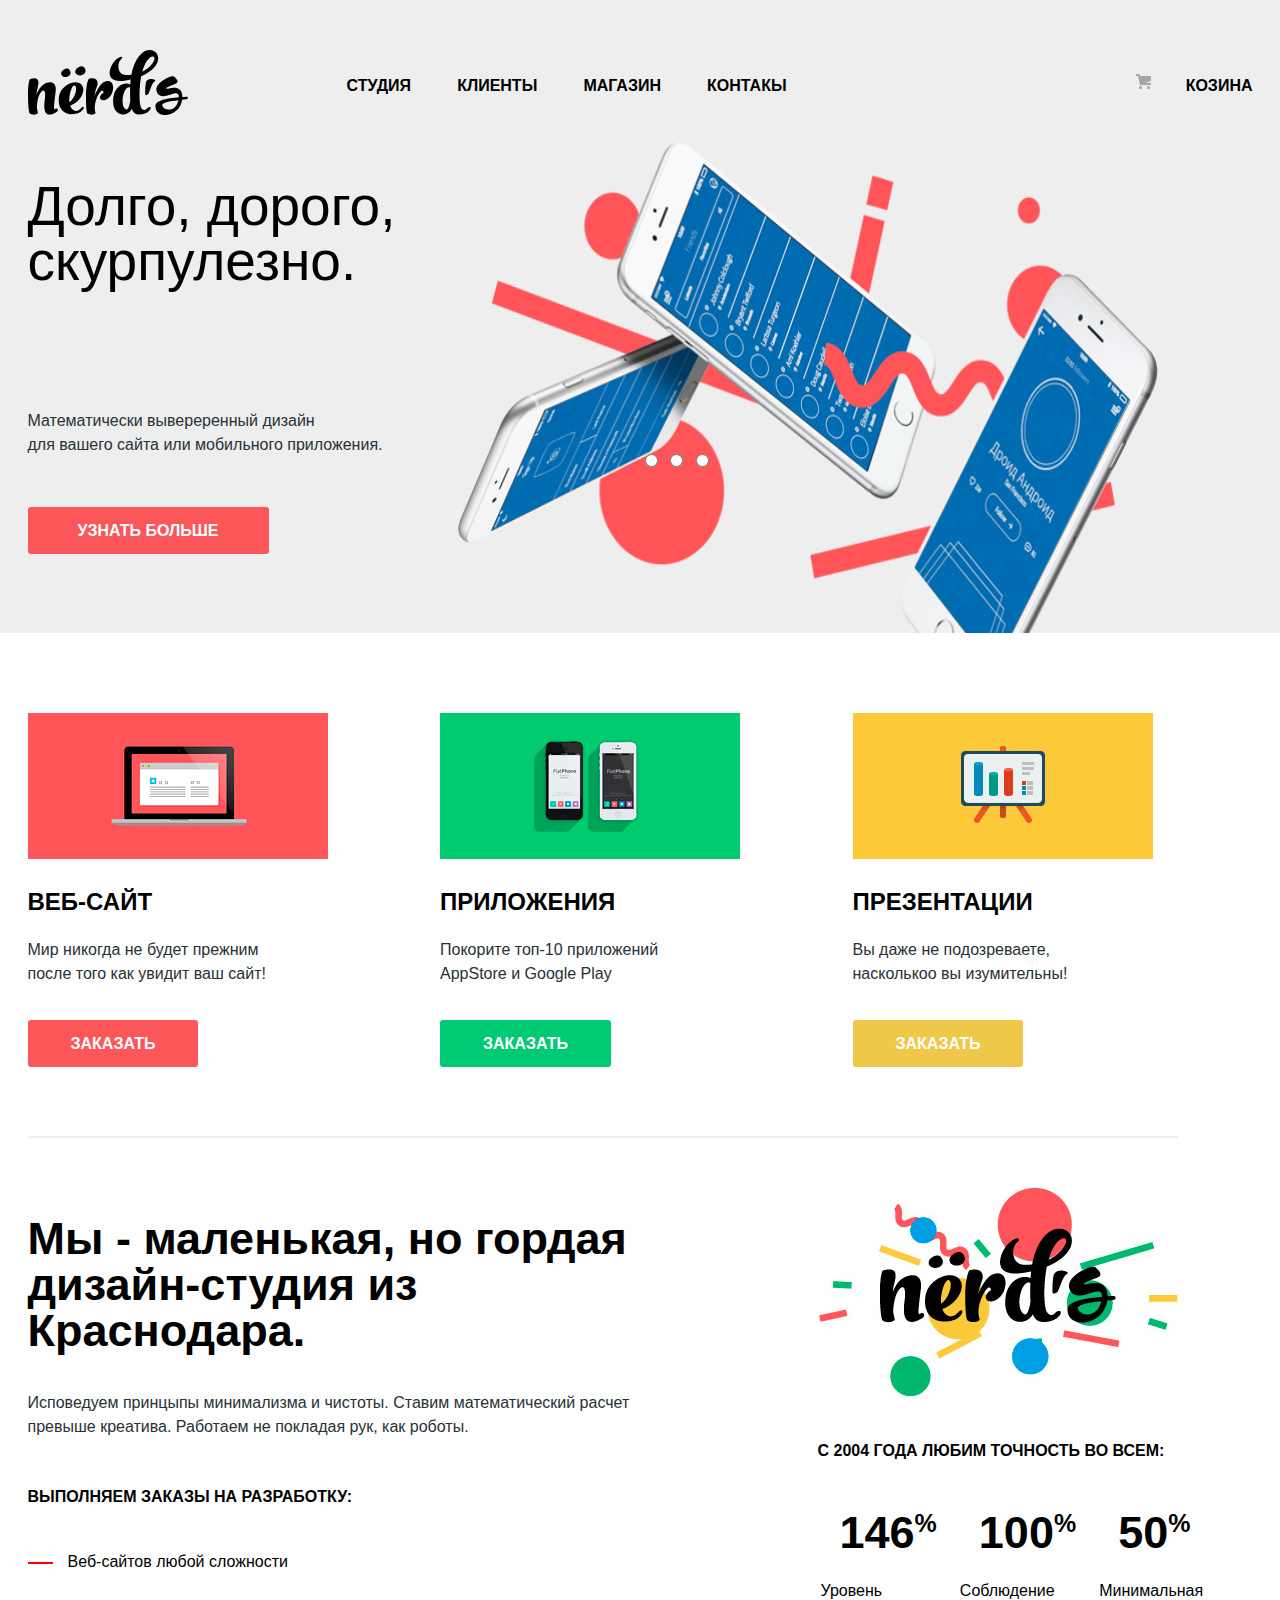
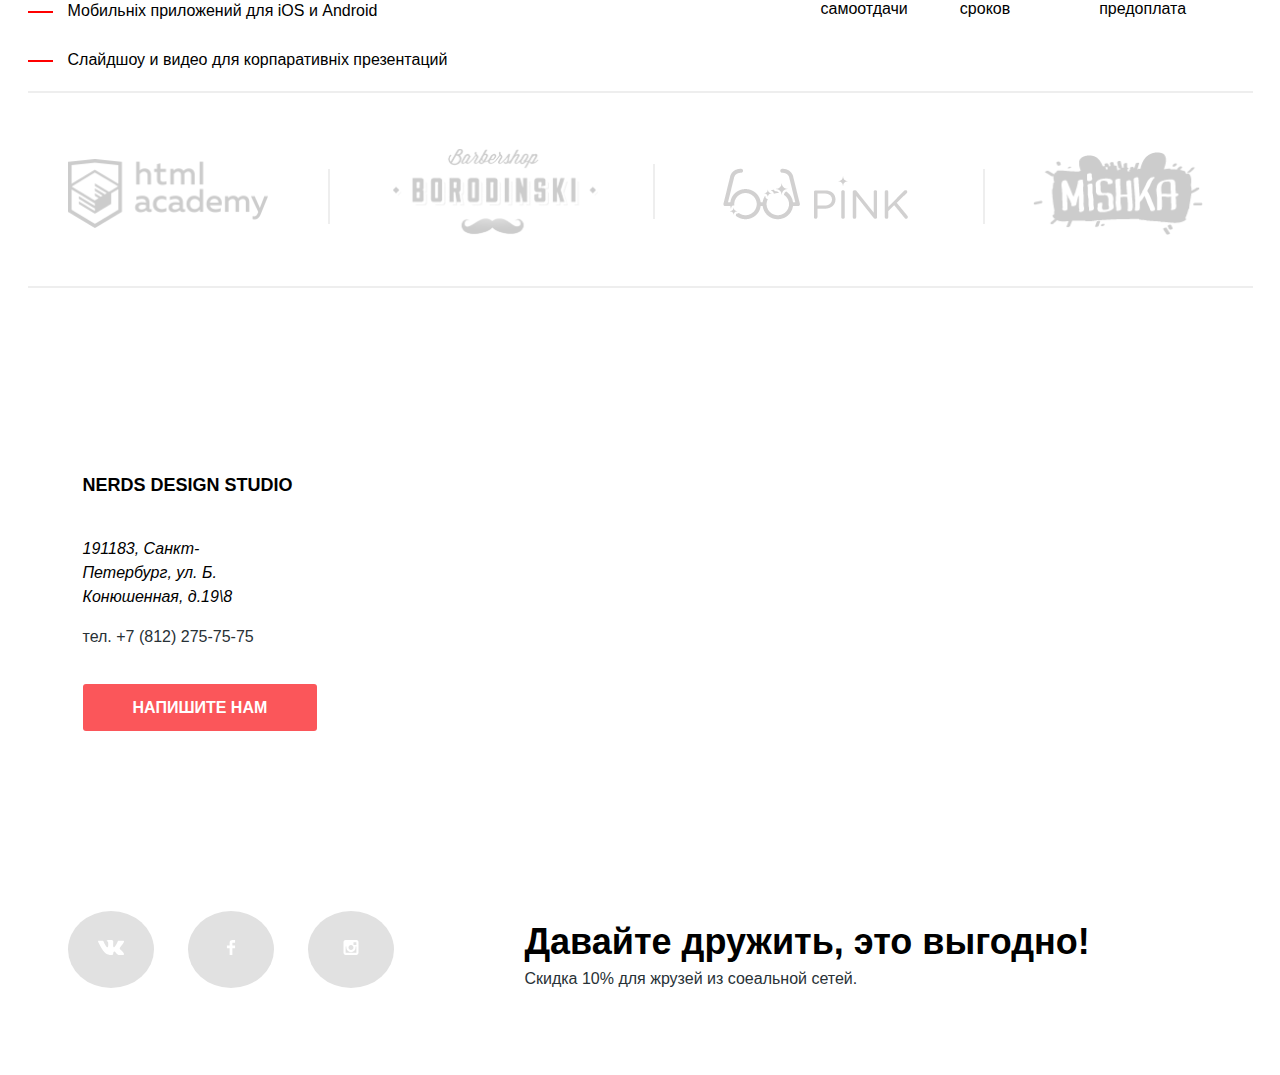
<file: index.html>
<!DOCTYPE html>
<html lang="ru">
<head>
  <meta charset="UTF-8">
  <meta name="viewport" content="width=device-width, initial-scale=1.0">
  <meta http-equiv="X-UA-Compatible" content="ie=edge">
  <link rel="stylesheet" href="style.css">
  
 
  <!-- Подключить Normalize.css -->
  <title>Nerds</title>
</head>
<body>

  <header class="main-header">

    <nav class="main-navigation">
      <div class="main-navigation-wrapper">
        <div class="container">
          <a href="#" class="main-logo"><img src="img\svg\nerds-logo.svg" alt="Главная страница" class="logo" height="65" width="160"></a>
          <ul class="site-navigation">
            <li><a href="index.html">Студия</a></li>
            <li><a href="#">Клиенты</a></li>
            <li><a href="magazine.html">Магазин</a></li>
            <li><a href="#">Контакы</a></li>
            
          </ul>
          <ul class="user-navigation">
            <li><a href="#" class="basket">Козина</a></li>
          </ul>
        </div>
      </div>

    <div class="slider-controls">
      <input type="radio" name="btn btn-1">
      <input type="radio" name="btn btn-2">
      <input type="radio" name="btn btn-3">
    </div>
    
    <div class="container">
      <div class="slogan-container slogan-1">
        <div class="slogan-navigation">
          <h1 class="slogan">Долго, дорого,
            скурпулезно.</h1>
          <p>
            Математически вывереренный дизайн<br>
            для вашего сайта или мобильного приложения.
          </p>
          <a href="#" class="button">Узнать больше</a>
        </div>
        <img src="img\slide1.png" alt="Настройка телефонов" class="pic" height="420" width="700">
      </div>
    </div>
      
    <div class="slogan-container slogan-2">
      
    </div>
    
  </nav>
  </header>

  <main class="main">

    <div class="container">
      <section class="features-list">
        <article class="feature-item">
          <img src="img\illustration-1.jpg" class="img" alt="Веб-сайты" height="145" width="300">
          <h3>Веб-сайт</h3>
          <p>
            Мир никогда не будет прежним
            после того как увидит ваш сайт!
          </p>
          <a href="#" class="button button-site">Заказать</a>
        </article>
        <article class="feature-item">
          <img src="img\illustration-2.jpg" class="img" alt="Приложения" height="145" width="300">
          <h3>Приложения</h3>
          <p>
            Покорите топ-10 приложений
            AppStore и Google Play
          </p>
          <a href="#" class="button button-play">Заказать</a>
        </article>
        <article class="feature-item">
          <img src="img\illustration-3.jpg" class="img" alt="Презентации" height="145" width="300">
          <h3>Презентации</h3>
          <p>
            Вы даже не подозреваете,
            насколькоо вы изумительны!
          </p>
          <a href="#" class="button button-presentation">Заказать</a>
        </article>
      </section>
    </div>

    <div class="container">
      <section class="info">
        <div class="desc">
          <h2>Мы - маленькая, но гордая
          дизайн-студия из Краснодара.</h2>
          <p>
            Исповедуем принцыпы минимализма и чистоты. Ставим математический расчет
            превыше креатива. Работаем не покладая рук, как роботы.
          </p>
          <span class="item">Выполняем заказы на разработку:</span>
          <ul class="list-work">
            <li>Веб-сайтов любой сложности</li>
            <li>Мобильніх приложений для iOS и Android</li>
            <li>Слайдшоу и видео для корпаративніх презентаций</li>
          </ul>
        </div>

        <div class="status">
          <img src="img\nerds-illustration.jpg" class="picture" alt="Мы ответственные" height="210" width="360">
          <p class="text">
            С 2004 года любим точность во всем:
          </p>
          <table class="responsibility">
            <tr>
              <th>146<sup class="interest">%</sup></th>
              <th>100<sup class="interest">%</sup></th>
              <th>50<sup class="interest">%</sup></th>
            </tr>
            <tr>
              <td>Уровень<br>
                самоотдачи</td>
              <td>Соблюдение<br>
                сроков</td>
              <td>Минимальная<br>
                предоплата</td>
            </tr>
          </table>
        </div>
      </section>
    </div>

    <div class="container">
      <section class="partners">
          <ul class="list">
            <li><a href="https://htmlacademy.ru/study"><img src="img\logo-1.png copy.png" alt="Академия" height="70" width="200"></a></li>
            <li><a href="№"><img src="img\logo-2.png copy.png" alt="Барбершоп" height="70" width="205"></a></li>
            <li><a href="№"><img src="img\logo-3.png copy.png" alt="Пинк" height="80" width="185"></a></li>
            <li><a href="№"><img src="img\logo-4.png copy.png" alt="Мишка" height="80" width="170"></a></li>
          </ul>
      </section>
    </div>

    <section class="map">
      <iframe src="https://www.google.com/maps/embed?pb=!1m18!1m12!1m3!1d499.6516756018472!2d30.32265311392794!3d59.93866811266318!2m3!1f0!2f0!3f0!3m2!1i1024!2i768!4f13.1!3m3!1m2!1s0x4696310fca145cc1%3A0x42b32648d8238007!2z0JHQvtC70YzRiNCw0Y8g0JrQvtC90Y7RiNC10L3QvdCw0Y8g0YPQuy4sIDE5LzgsINCh0LDQvdC60YIt0J_QtdGC0LXRgNCx0YPRgNCzLCDQoNC-0YHRltGPLCAxOTExODY!5e0!3m2!1suk!2sua!4v1613651759344!5m2!1suk!2sua" 
      width="100%" height="450" frameborder="0" style="border:0;" allowfullscreen="" aria-hidden="false" tabindex="0"
     ></iframe>
      <div class="container">
     <div class="street">
      <h3 class="caption"> nerds design studio</h3>
       <address>
          191183, Санкт-Петербург,
           ул. Б. Конюшенная, д.19\8
        </address>
         <p class="tel">тел. +7 (812) 275-75-75</p>
         <a class="button message-button">Напишите нам</a>
     </div>
    </div>
    </section>
  </main>
  

  <footer>
    <div class="container">
      <div class="social">
        <ul class="socials">
          <li><a href="#" class="social-button"><svg xmlns="http://www.w3.org/2000/svg" width="26" height="15" viewBox="0 0 26 15"><path fill="#FFF" d="M16.138 11.51c.956-.309 2.18 2.04 3.483 2.939.978.681 1.727.534 1.727.534l3.473-.05s1.815-.112.957-1.554c-.071-.12-.503-1.069-2.585-3.022-2.177-2.043-1.882-1.712.739-5.244 1.597-2.153 2.236-3.468 2.036-4.028-.192-.539-1.365-.399-1.365-.399L20.69.713c-.381.001-.704.119-.851.515-.003.004-.621 1.666-1.445 3.079-1.741 2.989-2.436 3.148-2.724 2.961-.661-.433-.494-1.737-.494-2.664 0-2.897.432-4.105-.846-4.417-.427-.104-.739-.172-1.828-.182-1.392-.021-2.574 0-3.244.329-.445.223-.786.712-.579.74.26.035.843.16 1.155.586.401.552.389 1.789.389 1.789s.229 3.411-.54 3.834c-.528.29-1.25-.302-2.803-3.016-.793-1.388-1.392-2.922-1.392-2.922s-.116-.285-.326-.441c-.25-.185-.6-.244-.6-.244L.848.684S.29.7.085.946c-.182.218-.015.668-.015.668s2.909 6.881 6.203 10.347c3.02 3.182 6.452 2.971 6.452 2.971h1.555s.469-.054.709-.312c.224-.24.214-.691.214-.691s-.031-2.109.935-2.419z"/></svg></a></li>
          <li><a href="#" class="social-button"><svg xmlns="http://www.w3.org/2000/svg" width="26" height="15" viewBox="0 0 12 22"><path fill="#FFF" d="M12 4V0H8a4 4 0 0 0-4 4v4H0v4h4v10h4V12h4V8H8V4h4z"/></svg></a></li>
          <li><a href="#" class="social-button"><svg xmlns="http://www.w3.org/2000/svg" width="26" height="15" viewBox="0 0 21 21"><path fill="#FFF" d="M18 0H3C1.35 0 0 1.35 0 3v15c0 1.65 1.35 3 3 3h15c1.65 0 3-1.35 3-3V3c0-1.65-1.35-3-3-3zm-7.5 7c1.93 0 3.5 1.57 3.5 3.5S12.43 14 10.5 14 7 12.43 7 10.5 8.57 7 10.5 7zM18 18H3V9h1.181A6.504 6.504 0 0 0 4 10.5a6.5 6.5 0 1 0 13 0 6.45 6.45 0 0 0-.181-1.5H18v9zm0-11h-4V3h4v4z"/></svg></a></li>
        </ul>
        <div class="copy">
          <h3 class="caption">
            Давайте дружить, это выгодно!
          </h3>
          <p>
            Скидка 10% для жрузей из соеальной сетей.
          </p>
       </div>
     </div>
    </div>
 </footer>

 <section class="modal modal-window ">
  <div class="modal-show">
  <div class="modal-write">
   <button class="modal-close" type="button"></button>
    <h2>Напишите нам</h2>
   <div class="form">
   <p>
     Ваше имя:<br>
     <label class="visually-hiden" for="user-name"></label>
     <input class="icon" id="user-name" type="text" name="login" placeholder="Имя Фамилия">
    </p>
    <p>
     Ваш e-mail:<br>
     <label class="visually-hiden" for="user-mail"></label>
     <input class="icon" id="user-mail" type="text" name="mail" placeholder="email.@example.com">
   </p>
   <p>
     Текст письма:<br>
     <label class="visually-hiden" for="user-text"></label>
     <input class="icon icon-user" id="user-text" type="text" name="text" placeholder="В свободной форме">
   </p>
 </div>
   <a href="#" class="button button-form">Отправить</a>
 </div>
 </div>
</section>

<script src="script.js"></script> 

</body>

</html>
</file>
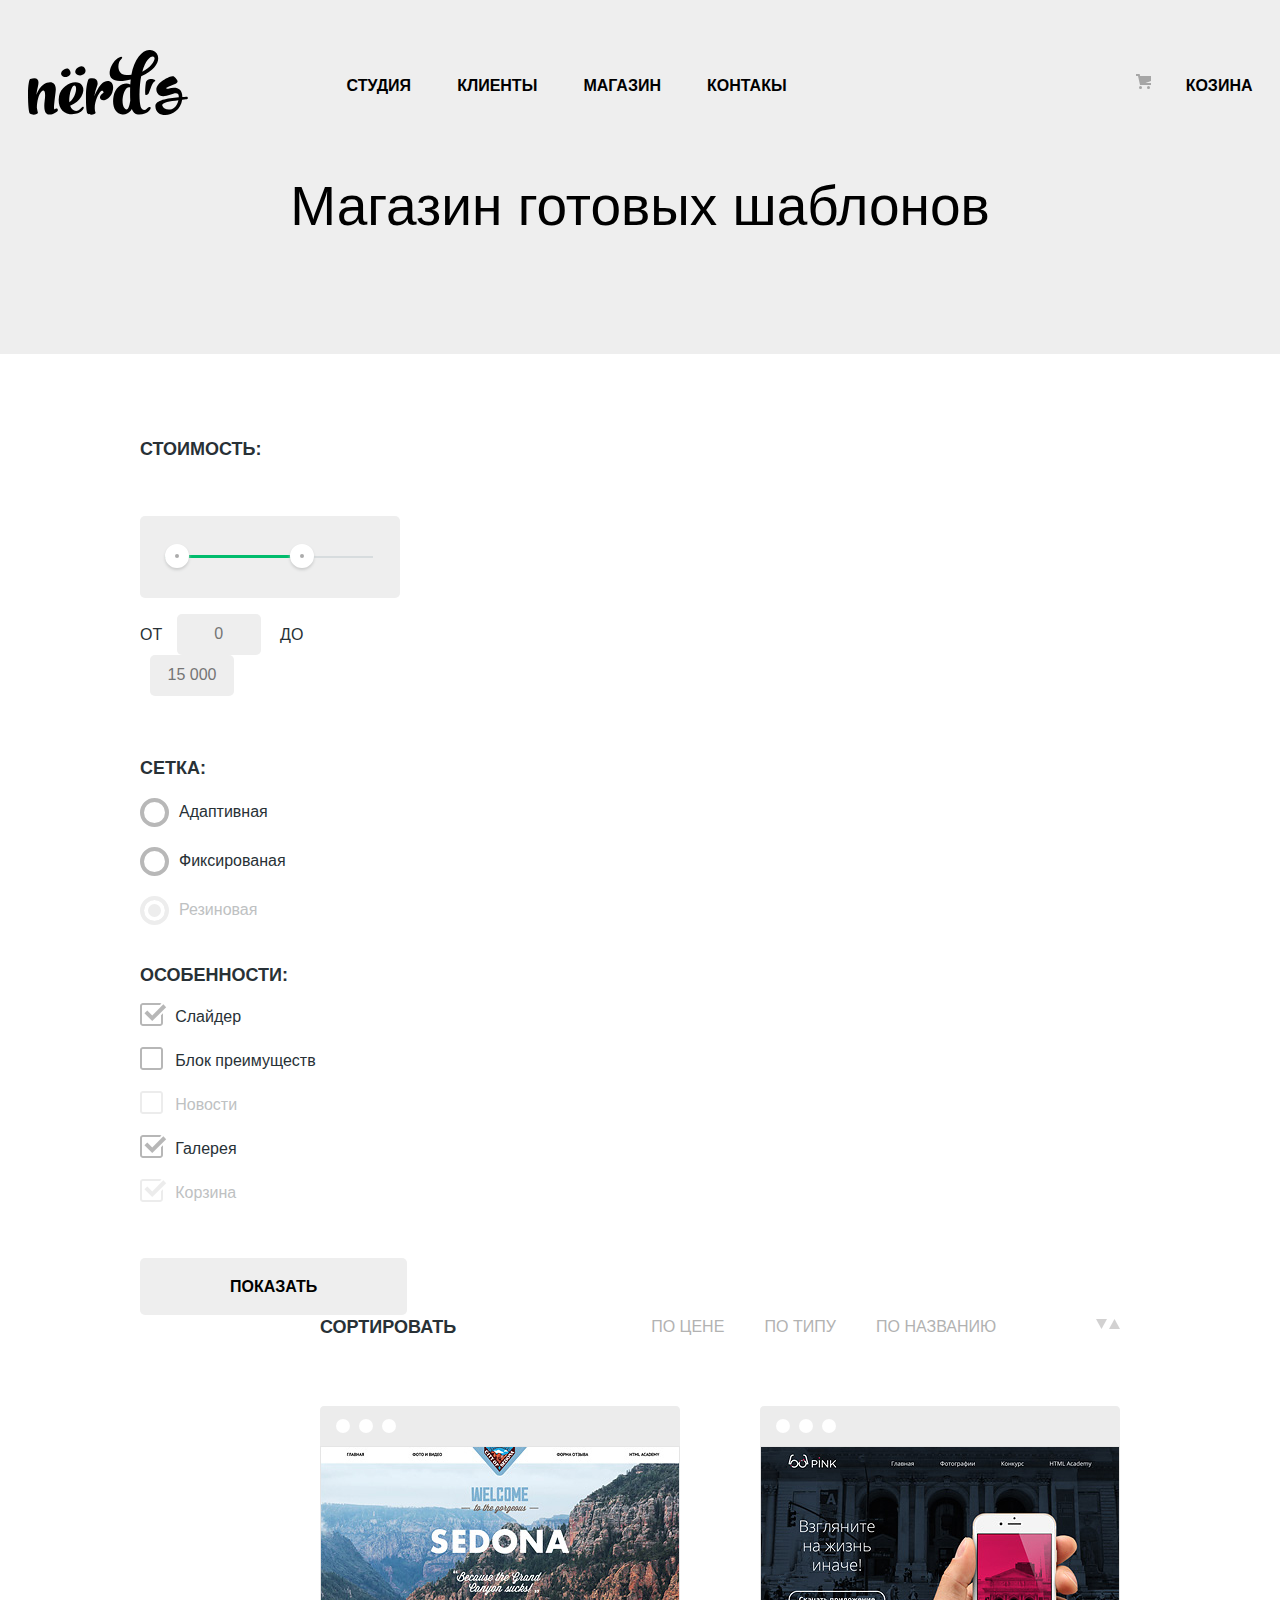
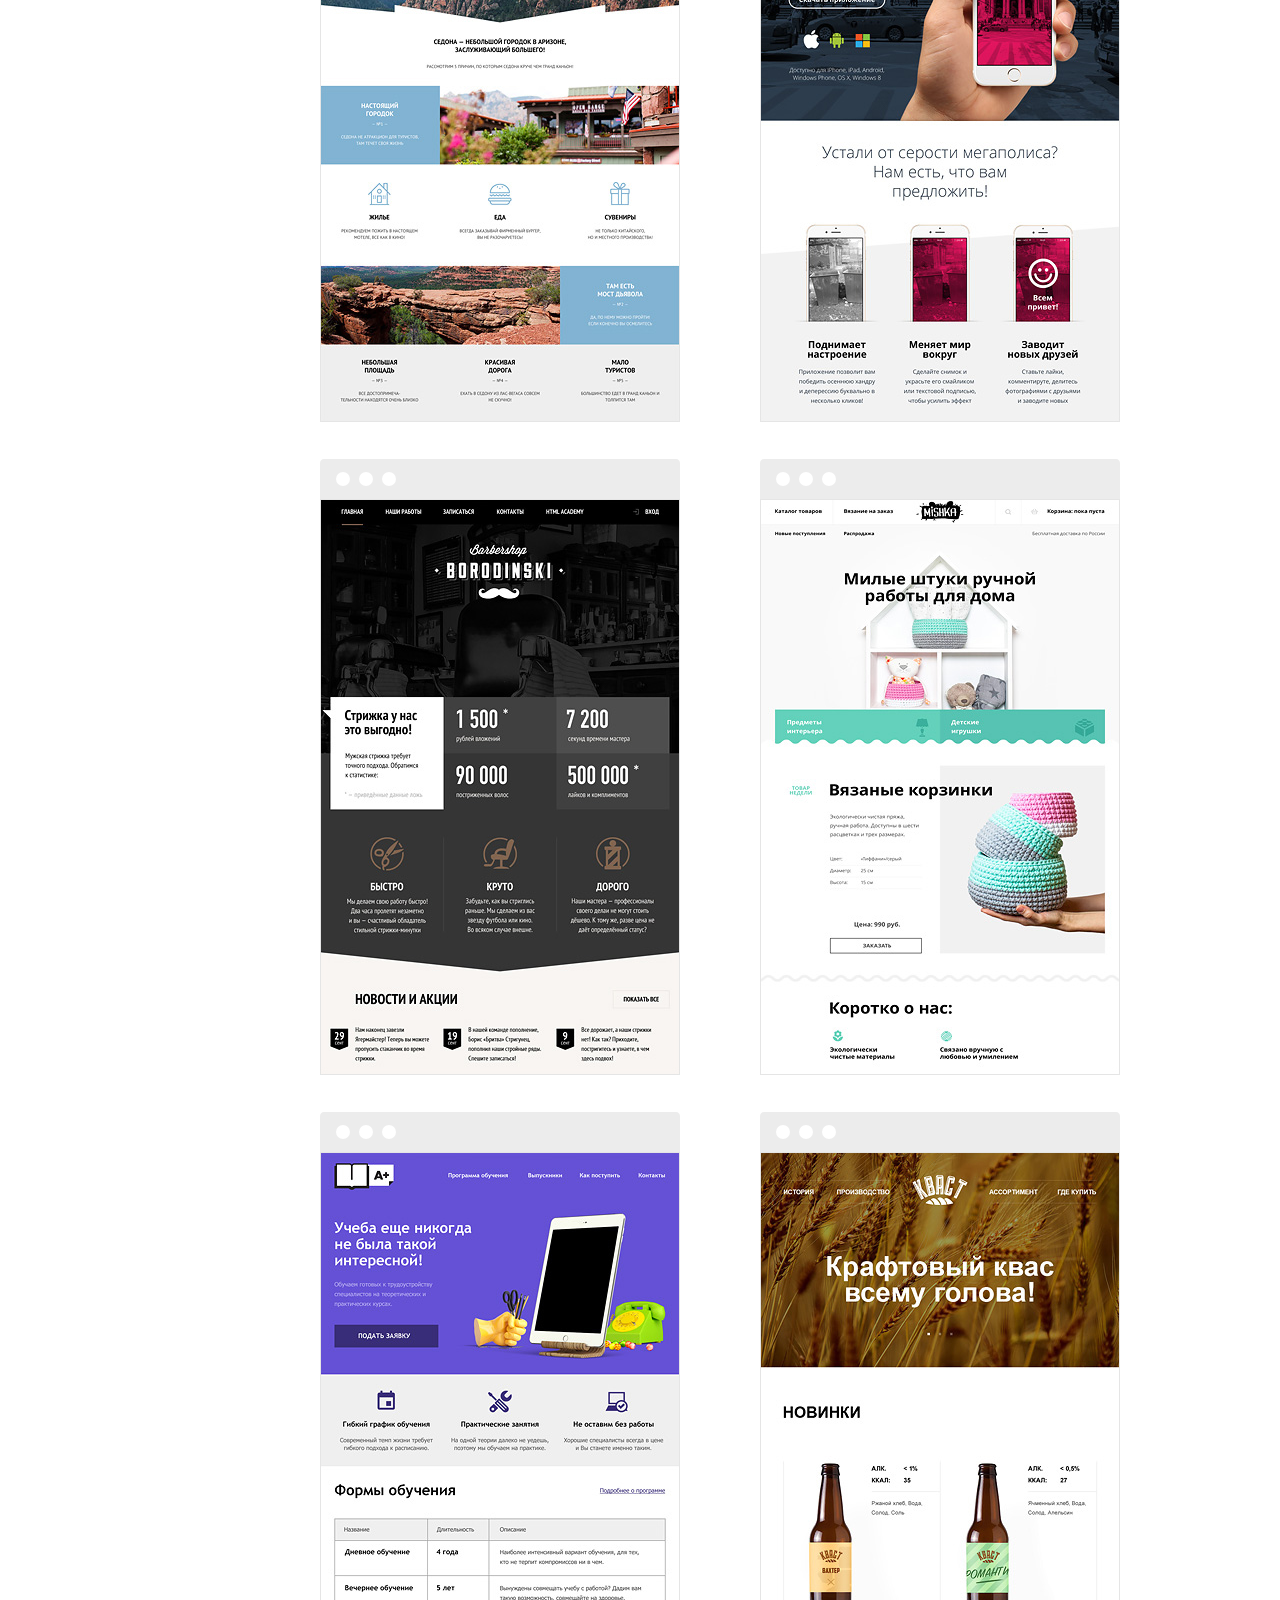
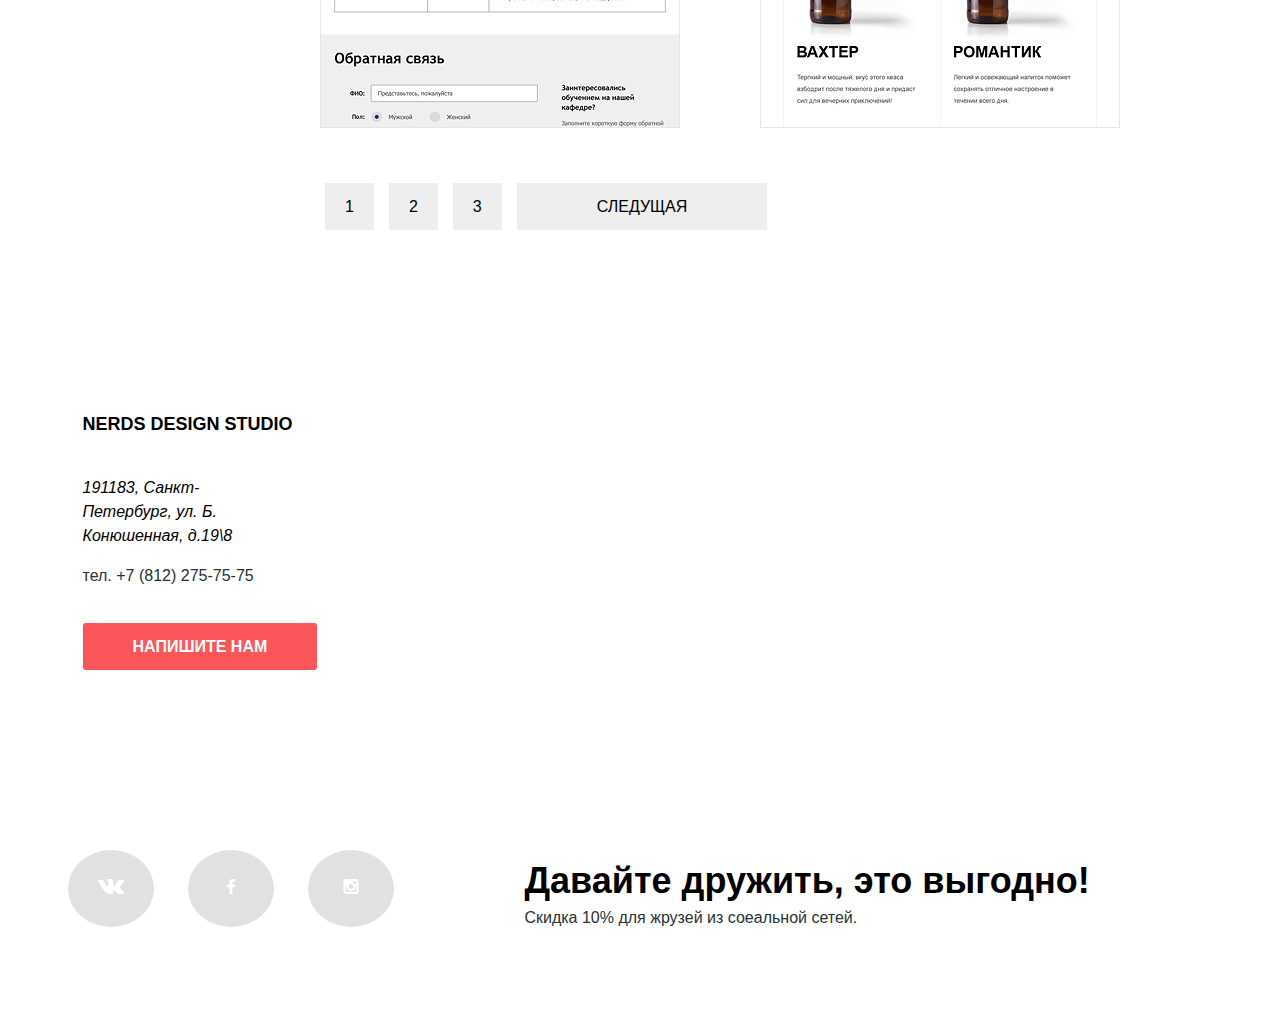
<file: magazine.html>
<!DOCTYPE html>
<html lang="ru">
<head>
  <meta charset="UTF-8">
  <meta name="viewport" content="width=device-width, initial-scale=1.0">
  <meta http-equiv="X-UA-Compatible" content="ie=edge">
  <link rel="stylesheet" href="style.css">
  
  <!-- Подключить шрифты -->
  <!-- Подключить Normalize.css -->
  <title>Magazine</title>
</head>
<body>

    <header class="main-header">

        <nav class="main-navigation">
          <div class="main-navigation-wrapper">
            <div class="container">
              <a href="#" class="main-logo"><img src="img\svg\nerds-logo.svg" alt="Главная страница" class="logo" height="65" width="160"></a>
              <ul class="site-navigation">
                <li><a href="index.html">Студия</a></li>
                <li><a href="#">Клиенты</a></li>
                <li><a href="magazine.html">Магазин</a></li>
                <li><a href="#">Контакы</a></li>
                
              </ul>
              <ul class="user-navigation">
                <li><a href="#" class="basket">Козина</a></li>
              </ul>
            </div>
          </div>
          <div class="container">
              <p class="heading"><h1>Магазин готовых шаблонов</h1></p>
          </div>
        </nav>
    </header>  

    <main>
      <div class="contain">
        <section class="navigation-content">
          
          <p class="price">
            Стоимость:
          </p>
          <div class="price-range">
            <div class="box-range">
              <div class="price-linght">
                <div class="min-value">
                </div>
                <div class="max-value">
                </div>
              </div>
            </div>
          </div>
          <div class="budget">
            <p>
              ОТ
              <input type="text" placeholder="0" class="budget-from">
              ДО
              <input type="text" placeholder="15 000" class="budget-to">
            </p>
          </div>
          <div class="network">
            <p>
              Cетка:
            </p>
            <div class="network-list">
              
              <input type="checkbox" id="check1" class="network-item"><label for="check1">Адаптивная</label><br>
              <input type="checkbox" id="check2" class="network-item"><label for="check2">Фиксированая</label><br>
              <input type="checkbox" id="check3" class="network-item" disabled checked><label for="check3" class="rubber">Резиновая</label>
            </div>
            <p class="individ">Особенности:</p>

             <div class="individ-list">
              <label class="check">
                <input type="checkbox" class="individ-item" checked>
                <span class="check__box"></span>
                Слайдер
              </label><br>
              <label class="check">
                <input type="checkbox" class="individ-item">
                <span class="check__box"></span>
                Блок преимуществ
              </label><br>
              <label class="check">
                <input type="checkbox" class="individ-item" disabled>
                <span class="check__box"></span>
                <span class="rubber">Новости</span>
              </label><br>
              <label class="check">
                <input type="checkbox" class="individ-item" checked>
                <span class="check__box"></span>
                Галерея
              </label><br>
              <label class="check">
                <input type="checkbox" class="individ-item" disabled checked>
                <span class="check__box"></span>
                <span class="rubber">Корзина</span>
              </label>
             </div>
             <a href="#" class="catalog">Показать</a>
          </div>
        </section>

        <section class="general-content">
          <div class="sort">
            <p> <span class="price">Сортировать</span> 
            <ul class="sort-list">
              <li><a href="#">По цене</a></li>
              <li><a href="#">По типу</a></li>
              <li><a href="#">По названию</a></li>
            </ul>
            <a href="#"><span class="down-dir"></span></a>
            <a href="#"><span class="up-dir"></span></a>
          </p> 
          </div>
          <div class="gallery-product clearfix">
          <article class="product">
           <a href="#">
             <img src="img/svg/browser.svg" alt="" class="top-menu">
            <img src="img/img-sedona.jpg" alt="">
            </a>
          </article>
          <article class="product">
            <img src="img/svg/browser.svg" alt="" class="top-menu">
            <img src="img/img-pink.jpg" alt="">
          </article>
          <article class="product">
            <img src="img/svg/browser.svg" alt="" class="top-menu">
            <img src="img/img-barbershop.jpg" alt="">
          </article>
          <article class="product">
            <img src="img/svg/browser.svg" alt="" class="top-menu">
            <img src="img/img-mishka.jpg" alt="">
          </article>
          <article class="product">
            <img src="img/svg/browser.svg" alt="" class="top-menu">
            <img src="img/img-aplus.jpg" alt="">
          </article>
          <article class="product">
            <img src="img/svg/browser.svg" alt="" class="top-menu">
            <img src="img/img-kvast.jpg" alt="" class="bot-menu">
          </article>
        </div>

        <div class="bottom-button">
          <ul class="list-button">
            <li><a href="#">1</a></li>
            <li><a href="#">2</a></li>
            <li><a href="#">3</a></li>
            <li><a href="#" class="next">Следущая</a></li>
          </ul>
        </div>
        </section>
      
        
      </div>
      <section class="map">
        <iframe src="https://www.google.com/maps/embed?pb=!1m18!1m12!1m3!1d499.6516756018472!2d30.32265311392794!3d59.93866811266318!2m3!1f0!2f0!3f0!3m2!1i1024!2i768!4f13.1!3m3!1m2!1s0x4696310fca145cc1%3A0x42b32648d8238007!2z0JHQvtC70YzRiNCw0Y8g0JrQvtC90Y7RiNC10L3QvdCw0Y8g0YPQuy4sIDE5LzgsINCh0LDQvdC60YIt0J_QtdGC0LXRgNCx0YPRgNCzLCDQoNC-0YHRltGPLCAxOTExODY!5e0!3m2!1suk!2sua!4v1613651759344!5m2!1suk!2sua" 
        width="100%" height="450" frameborder="0" style="border:0;" allowfullscreen="" aria-hidden="false" tabindex="0"
       ></iframe>
        <div class="container">
       <div class="street">
        <h3 class="caption"> nerds design studio</h3>
         <address>
            191183, Санкт-Петербург,
             ул. Б. Конюшенная, д.19\8
          </address>
           <p class="tel">тел. +7 (812) 275-75-75</p>
           <a class="button message-button">Напишите нам</a>
       </div>
      </div>
      </section>
    <footer>
      <div class="container">
        <div class="social">
          <ul class="socials">
            <li><a href="#" class="social-button"><svg xmlns="http://www.w3.org/2000/svg" width="26" height="15" viewBox="0 0 26 15"><path fill="#FFF" d="M16.138 11.51c.956-.309 2.18 2.04 3.483 2.939.978.681 1.727.534 1.727.534l3.473-.05s1.815-.112.957-1.554c-.071-.12-.503-1.069-2.585-3.022-2.177-2.043-1.882-1.712.739-5.244 1.597-2.153 2.236-3.468 2.036-4.028-.192-.539-1.365-.399-1.365-.399L20.69.713c-.381.001-.704.119-.851.515-.003.004-.621 1.666-1.445 3.079-1.741 2.989-2.436 3.148-2.724 2.961-.661-.433-.494-1.737-.494-2.664 0-2.897.432-4.105-.846-4.417-.427-.104-.739-.172-1.828-.182-1.392-.021-2.574 0-3.244.329-.445.223-.786.712-.579.74.26.035.843.16 1.155.586.401.552.389 1.789.389 1.789s.229 3.411-.54 3.834c-.528.29-1.25-.302-2.803-3.016-.793-1.388-1.392-2.922-1.392-2.922s-.116-.285-.326-.441c-.25-.185-.6-.244-.6-.244L.848.684S.29.7.085.946c-.182.218-.015.668-.015.668s2.909 6.881 6.203 10.347c3.02 3.182 6.452 2.971 6.452 2.971h1.555s.469-.054.709-.312c.224-.24.214-.691.214-.691s-.031-2.109.935-2.419z"/></svg></a></li>
            <li><a href="#" class="social-button"><svg xmlns="http://www.w3.org/2000/svg" width="26" height="15" viewBox="0 0 12 22"><path fill="#FFF" d="M12 4V0H8a4 4 0 0 0-4 4v4H0v4h4v10h4V12h4V8H8V4h4z"/></svg></a></li>
            <li><a href="#" class="social-button"><svg xmlns="http://www.w3.org/2000/svg" width="26" height="15" viewBox="0 0 21 21"><path fill="#FFF" d="M18 0H3C1.35 0 0 1.35 0 3v15c0 1.65 1.35 3 3 3h15c1.65 0 3-1.35 3-3V3c0-1.65-1.35-3-3-3zm-7.5 7c1.93 0 3.5 1.57 3.5 3.5S12.43 14 10.5 14 7 12.43 7 10.5 8.57 7 10.5 7zM18 18H3V9h1.181A6.504 6.504 0 0 0 4 10.5a6.5 6.5 0 1 0 13 0 6.45 6.45 0 0 0-.181-1.5H18v9zm0-11h-4V3h4v4z"/></svg></a></li>
          </ul>
          <div class="copy">
            <h3 class="caption">
              Давайте дружить, это выгодно!
            </h3>
            <p>
              Скидка 10% для жрузей из соеальной сетей.
            </p>
         </div>
       </div>
      </div>
   </footer>
   <section class="modal modal-window ">
    <div class="modal-show">
    <div class="modal-write">
     <button class="modal-close" type="button"></button>
      <h2>Напишите нам</h2>
     <div class="form">
     <p>
       Ваше имя:<br>
       <label class="visually-hiden" for="user-name"></label>
       <input class="icon" id="user-name" type="text" name="login" placeholder="Имя Фамилия">
      </p>
      <p>
       Ваш e-mail:<br>
       <label class="visually-hiden" for="user-mail"></label>
       <input class="icon" id="user-mail" type="text" name="mail" placeholder="email.@example.com">
     </p>
     <p>
       Текст письма:<br>
       <label class="visually-hiden" for="user-text"></label>
       <input class="icon icon-user" id="user-text" type="text" name="text" placeholder="В свободной форме">
     </p>
   </div>
     <a href="#" class="button button-form">Отправить</a>
   </div>
   </div>
  </section>
  
  <script src="script.js"></script> 
    </main>
    </body>
</file>
<file: style.css>
body {
  font-size: 16px;
  font-family: "Roboto", Arial, sans-serif;
  width: auto;
  margin: 0;
  padding: 0;
  line-height: 24px;
  font-weight: normal;
  color: #000000;
  background-color: #ffffff;
}

img {
  max-width: 100%;
  height: auto;
}

a {
  text-decoration: none;
}

p {
  color: #283136;
}

.container {
  display: flex;
  justify-content: space-between;
  max-width: 1225px;
  margin: 0 auto;
  padding: 0;
  align-items: center;
}

.button {
  font: inherit;
  font-weight: bold;

  text-align: center;
  vertical-align: middle;
  text-transform: uppercase;
  padding: 15px 50px;

  border: none;
  border-radius: 3px;

  background-color: #fb565a;
  color: #ffffff;
}

.button:focus,
.button:hover {
  background-color: #e74246;
}
.button:active {
  background-color: #9d2c2c;
  color: #e37376;
}

.button-play:focus,
.button-play:hover {
  background-color: #00bc6c;
}
.button-play:active {
  background-color: #00aa62;
  color: #24b678;
}

.button-presentation:focus,
.button-presentation:hover {
  background-color: #eab534;
}
.button-presentation:active {
  background-color: #e5a722;
  color: #ebba53;
}

/* Header */

.main-header {
  background-color: #eeeeee;
}

.site-navigation {
  display: flex;
  justify-content: space-between;
  flex-wrap: wrap;

  margin-right: 150px;
  width: 440px;

  list-style: none;
  text-transform: uppercase;
  font-weight: bold;
}

.site-navigation a {
  padding-bottom: 10px;
}

.user-navigation li {
  text-align: center;
}

.user-navigation {
  display: flex;
  list-style: none;
  text-transform: uppercase;
  font-weight: bold;
}

.user-navigation a {
  display: block;
  margin-left: 40px;
}

.basket {
  content: "";
  position: inline-block;
  background-image: url("img/svg/cart-icon.svg");
  background-repeat: no-repeat;
  background-position: 0 0;
  padding-left: 50px;
}

.basket::before {
  content: "";
  position: absolute;
  top: 30px;
  background-image: url("img/svg/cart-icon.svg");
  background-repeat: no-repeat;
  background-position: 0 0;
}

.main-navigation-wrapper .container {
  padding-top: 50px;
  padding-bottom: 20px;
}

.slider-controls {
  position: absolute;
  content: "";
  top: 450px;
  left: 50%;
  padding-right: 130px;
}

.slogan-navigation {
  width: 430px;
  padding-bottom: 90px;
}
.slogan-1 {
  display: none;
}

.slogan-container {
  display: flex;
  justify-content: space-between;
}

.slogan-2 {
  display: none;
}

.slogan-navigation p {
  padding-bottom: 45px;
}

.slogan {
  font-size: 55px;
  line-height: 55px;
  font-weight: bold;
  color: #000000;
}

.site-navigation li a:link,
.user-navigation li a:link {
  color: #000000;
}

.site-navigation li a:visited,
.user-navigation li a:visited {
  color: #000000;
  border-bottom: 3px solid #fb565a;
}

.site-navigation li a:hover,
.site-navigation li a:focus,
.user-navigation li a:hover,
.user-navigation li a:focus {
  color: red;
}

.site-navigation li a:active,
.user-navigation li a:active {
  color: #a6a6a6;
  border-bottom: 3px solid red;
}


/* /Header */

/* Menu */

/* features-list */
.features-list {
  display: flex;
  justify-content: space-between;

  width: 1225px;
  padding-top: 80px;
  padding-bottom: 80px;
  margin-right: 100px;
}

.features-list p {
  width: 250px;
  padding-bottom: 30px;
}

.features-list h3 {
  text-transform: uppercase;
  font-size: 24px;
}

.feature-item {
  width: 300px;
}

.button-site {
  background-color: #fb565a;
  padding: 15px 43px;
}

.button-play {
  background-color: #00ca74;
  padding: 15px 43px;
}

.button-presentation {
  background-color: #efc849;
  padding: 15px 43px;
}
/* /features-list */

/* info */
.info {
  display: flex;
  justify-content: space-between;
  width: 1150px;
  border-top: 2px solid #eeeeee;
}

.desc {
  width: 670px;
  padding-top: 40px;
}

h2 {
  font-size: 45px;
  line-height: 46px;
}

.desc p {
  padding-bottom: 30px;
}

.desc .item {
  font-weight: bold;
  text-transform: uppercase;
}

.list-work {
  list-style: none;
}

.list-work li {
  padding-top: 25px;
}

.list-work .item {
  list-style: none;
  font-weight: bold;
  text-transform: uppercase;
}

.list-work li {
  position: relative;
}

.list-work li::before {
  content: "";

  position: absolute;
  top: 35px;
  left: -40px;

  height: 2px;
  width: 25px;

  border-bottom: 2px solid red;
}
/* /info */

/* status */
.status {
  width: 360px;
  padding-top: 50px;
  padding-bottom: 70px;
}

.status .text {
  text-transform: uppercase;
  font-weight: bold;
  color: #000000;
  padding-top: 20px;
}

.responsibility th {
  font-size: 45px;
  font-weight: bold;
  padding: 20px 20px;
  padding-top: 30px;
}

.interest {
  font-size: 25px;
}

.responsibility td {
  line-height: 18px;
  padding-top: 15px;
}
/* /status */

/* partners */
.partners {
  margin-bottom: 80px;
  padding-top: 40px;
  padding-bottom: 25px;
  border-top: 2px solid #eeeeee;
  border-bottom: 2px solid #eeeeee;
  width: 1225px;
}

.partners li {
  display: inline-block;
}

.partners .list {
  display: flex;
  justify-content: space-between;
  list-style: none;
  align-items: center;
  margin-right: 50px;
}

.partners li {
  position: relative;
}

.partners li:first-child::before {
  content: "";
  position: absolute;

  top: 10px;
  left: 260px;
  height: 55px;

  border-right: 2px solid #eeeeee;
}

.partners li:nth-child(2)::before {
  content: "";
  position: absolute;

  top: 15px;
  left: 260px;
  height: 55px;

  border-right: 2px solid #eeeeee;
}

.partners li:nth-child(3)::before {
  content: "";
  position: absolute;

  top: 1px;
  left: 260px;
  height: 55px;

  border-right: 2px solid #eeeeee;
}

.list li a:active {
  opacity: 0.1;
}

.list a:focus,
.list a:hover {
  opacity: 1;
}
.list a:visited {
  opacity: 0.1;
}
.list a {
  opacity: 0.2;
}

/* /partners */

/* map */
.map {
  padding-bottom: 40px;
}

.street {
  position: absolute;
  bottom: 50px;
  display: inline-block;
  margin-top: 60px;
  padding-top: 20px;
  padding-bottom: 55px;
  background-color: #ffffff;
  padding-left: 55px;
  padding-right: 55px;
}

address {
  width: 200px;
}

.street h3 {
  font-size: 18px;
  padding-bottom: 22px;
  text-transform: uppercase;
}

.street p {
  padding-bottom: 30px;
}

.map .container {
  content: "";
  position: relative;
}

/* map */

/* socials */
.social {
  display: flex;
  align-items: center;
  padding-bottom: 80px;
  padding-top: 40px;
}

.socials li {
  display: inline-block;
  list-style: none;
  margin-right: 30px;
}

.socials a {
  padding: 30px;
  background-color: #e1e1e1;
  border-radius: 100%;

  text-align: center;
  vertical-align: middle;
  align-items: center;
}

.social-button:focus,
.social-button:hover {
  background-color: #e74246;
}

.social-button:active {
  background-color: #d7373b;
}

.social-button:active path {
  opacity: 0.3;
}

.copy {
  display: inline-block;
  line-height: 1px;
  margin-left: 100px;
}
.caption {
  font-size: 36px;
}

/* /socials */

/* modal */

.modal {
  display: none;
  position: fixed;
  top: 50%;
  left: 50%;
  transform: translateY(-50%);

  box-shadow: 0 30px 50px rgba(0, 0, 0, 0.7);
  margin-left: -500px;
  color: #000000;
  width: 850px;
  background-color: #ffffff;
  padding: 30px 100px;
}

.modal-show {
  display: inherit;
}

.modal-write {
  margin-bottom: 50px;
  width: 850px;
}

.modal-close {
  content: "";
  position: absolute;
  left: 927px;
  width: 23px;
  height: 23px;

  border: none;
  background-color: #ffffff;
  cursor: pointer;
}
.modal-close::before,
.modal-close::after {
  content: "";
  position: absolute;
  top: 10px;
  right: -3px;
  width: 29px;
  height: 3px;
  background-color: #fecccd;
}

.modal-close::before {
  transform: rotate(45deg);
}

.modal-close::after {
  transform: rotate(-45deg);
}

.modal-close::before:active {
  outline: none;
  background-color: #ffeeee;
}

.modal p {
  color: black;
  font-weight: bold;
  margin-bottom: 5px;
}

.form {
  display: flex;
  flex-wrap: wrap;
  justify-content: space-between;
}

.icon {
  border: 2px solid #d7dcde;
  border-radius: 3px;
  padding: 10px 10px;
  width: 360px;
  margin-top: 5px;
}

.icon-user {
  width: 825px;
  padding-bottom: 105px;
  margin-bottom: 55px;
}

.button-form {
  padding: 15px 80px;
}



/* Magazine */

.container h1 {
  font-size: 55px;
  line-height: 55px;
  font-weight: 500;
  margin-bottom: 120px;
}

.navigation-content {
  float: left;
  width: 260px;
}

.price {
  text-transform: uppercase;
  font-weight: bold;
  font-size: 18px;
  margin-bottom: 55px;
}

.box-range {
  position: relative;
  display: block;
  width: 260px;
  padding-top: 40px;
  padding-bottom: 40px;
  border-radius: 5px;
  background-color: #eeeeee;
}

.price-linght {
  margin-left: 25px;
  width: 80%;
  height: 2px;
  background-color: #d7dcde;
}

.box-range::before {
  content: "";

  position: absolute;
  left: 25px;
  top: 39px;
  width: 50%;
  background-color: #00bc6c;
  height: 3px;
}

.max-value,
.min-value {
  position: absolute;
  top: 28px;

  display: block;
  width: 4px;
  height: 4px;
  border-radius: 50%;
  background-color: #ababab;
  border: 10px solid #fff;
  box-shadow: 0 2px 3px #cccdcd;
  cursor: pointer;
}

.max-value {
  position: absolute;
  left: 150px;
}

.budget {
  margin-bottom: 60px;
}

.budget-from {
  margin-left: 10px;
  margin-right: 15px;
}

.budget-to {
  margin-left: 10px;
}

.budget-from,
.budget-to {
  width: 80px;
  height: 39px;
  text-align: center;
  font-size: 16px;
  border-radius: 5px;
  border: none;
  background-color: #eeeeee;
}

.network p {
  font-size: 18px;
  text-transform: uppercase;
  font-weight: bold;
}

.network-list,
.individ-list {
  font-size: 16px;
  color: #283136;
}

.network-item {
  position: absolute;
  z-index: -1;
  opacity: 0;
}

.network-item + label,
.check {
  display: inline-flex;
  align-items: center;
  user-select: none;
  margin-bottom: 20px;
}

.network-item + label::before {
  content: "";
  display: inline-block;
  width: 21px;
  height: 21px;

  border: 4px solid #b8b8b8;
  border-radius: 50%;

  margin-right: 10px;
}

.network-item:checked + label::before {
  background-color: #b8b8b8;

  box-shadow: inset 0 0 0 4px #fff;
}

.rubber {
  color: #bec1c2;
}


.network-item:not(:disabled):not(:checked) + label:hover::before {
  border-color: #4d4d4d;
}

.network-item:not(:disabled):active + label::before {
  background-color: #000;

  box-shadow: inset 0 0 0 4px #fff;

  border-color: #4d4d4d;
}

.network-item:disabled + label::before {
  background-color: #ededed;
  border-color: #ededed;
}

.check {
  padding-left: 2.2em;
}

.individ-list {
  margin-bottom: 50px;
}

.individ-item {
  position: absolute;
  -webkit-appearance: none;
  appearance: none;
}

.check__box {
  position: absolute;
  width: 2em;
  height: 2em;
  margin-left: -2.2em;
  margin-top: 0.3em;

  background-image: url(img/svg/checkbox-off.svg);
  background-repeat: no-repeat;
  opacity: 0.4;
}

/* Checed */
.individ-item:checked + .check__box {
  background-image: url(img/svg/checkbox-on.svg);
  background-repeat: no-repeat;
  opacity: 0.4;
}

/* focused */
.individ-item:focus + .check__box {
  background-image: url(img/svg/checkbox-off.svg);
  opacity: 1;
}

.individ-item:checked:focus + .check__box {
  background-image: url(img/svg/checkbox-on.svg);
  opacity: 1;
}

/* disabled */
.individ-item:not(:disabled):active + label::before {
  background-color: #000;

  box-shadow: inset 0 0 0 4px #fff;

  border-color: #4d4d4d;
}

.individ-item:disabled + .check__box {
  background-image: url(img/svg/checkbox-off.svg);
  opacity: 0.1;
}

.individ-item:checked:disabled + .check__box {
  background-image: url(img/svg/checkbox-on.svg);
  opacity: 0.1;
}

.catalog {
  padding: 20px 90px;
  text-transform: uppercase;
  background-color: #eeeeee;
  color: #000000;
  font-weight: bold;
  margin-bottom: 50px;
  border-radius: 5px;
}

.catalog:hover,
.catalog:focus {
  background-color: #dfdfdf;
}

.catalog:active {
  background-color: #d5d5d5;
  color: #959595;
}

.general-content {
  position: relative;
  float: right;
  width: 820px;
  vertical-align: auto;
  margin-left: 140px;
}

.contain {
  display: inline-block;
  justify-content: space-between;
  align-items: center;
  max-width: 1425px;
  
  padding: 0;
  align-items: center;
  margin:65px 140px;

}

.sort {
  display: flex;
  text-transform: uppercase;
  margin-bottom: 50px;
}

.sort-list {
  display: flex;
  justify-content: space-between;
  align-items: center;
  flex-wrap: wrap;
  margin-left: 130px;
  margin-right: 100px;
  list-style: none;
  width: 370px;
}

.sort-list li {
  padding-left: 25px;
}

.down-dir {
  content: "";
  position: absolute;
  top: 20px;
  opacity: 0.2;

  background-image: url(img/svg/icon-down-dir.svg);
  background-repeat: no-repeat;
  width: 10px;
  height: 10px;
  padding: 10px;
}

.up-dir {
  content: "";
  position: absolute;
  top: 20px;
  right: 1px;
  background-image: url(img/svg/icon-up-dir.svg);
  background-repeat: no-repeat;
  width: 10px;
  height: 10px;
  padding: 10px;
  opacity: 0.2;
}

.sort-list a {
  color: #b2b2b2;
}

.gallery-product {
  display: block;
  width: 900px;
}

.product {
  position: relative;
  float: left;

  margin-right: 60px;
  margin-bottom: 30px;
  width: 380px;
}
.top-menu {
  margin-bottom: -7px;
  opacity: 0.1;
}

.list-button {
  position: relative;
  display: flex;

  list-style: none;
}

.list-button li {
  background-color: #eeeeee;
  border-radius: 10px;
  margin-top: 30px;
  margin-right: 50px;
  margin-left: -35px;
  text-transform: uppercase;
  color: #000000;
}

.list-button a {
  background-color: #eeeeee;
  padding: 15px 20px;
  color: #000000;
}

.list-button .next {
  padding: 15px 80px;
}

.list-button li a:hover,
.list-button li a:focus {
  background-color: #dfdfdf;
}
.list-button li a:active {
  background-color: #d5d5d5;
  color: #959595;
  border-top: 2px solid #bfbfbf;
  border-radius: 5px;
}

.product-hidden {
  display: block;
  visibility: hidden;
}
.product-hidden a:focus,
.product-hidden a:hover {
  display: block;
  visibility: visible;
}

.sort-list li a:hover,
.sort-list li a:focus {
  color: #666666;
}

.sort-list li a:active {
  color: #000000;
}

.down-dir:hover,
.up-dir:hover,
.down-dir:focus,
.up-dir:focus {
  opacity: 0.5;
}

.down-dir:active,
.up-dir:active {
  opacity: 1;
}
</file>
